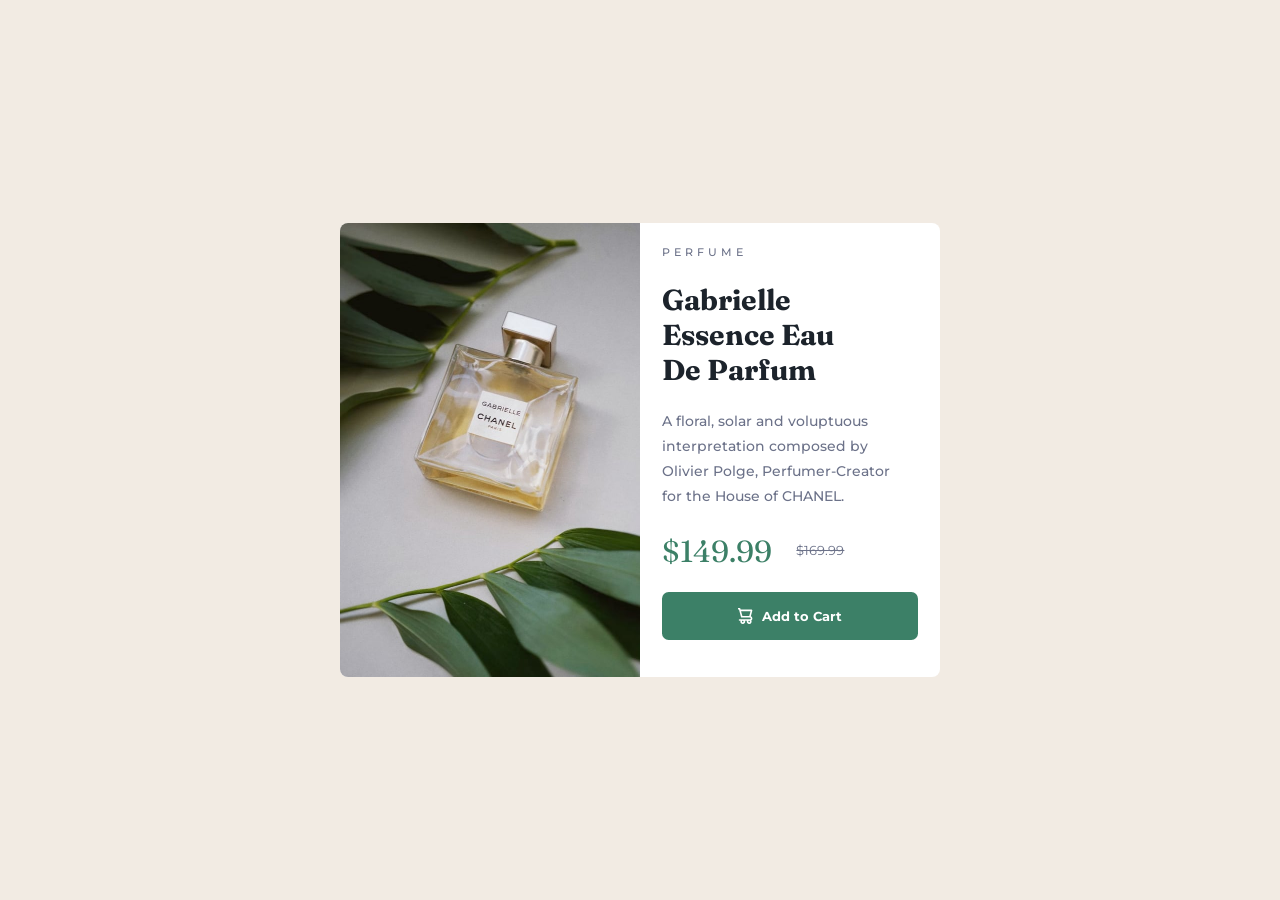
<file: index.html>
<!DOCTYPE html>
<html lang="en">
<head>
  <meta charset="UTF-8">
  <meta name="viewport" content="width=device-width, initial-scale=1.0"> <!-- displays site properly based on user's device -->

  <link rel="icon" type="image/png" sizes="32x32" href="./images/favicon-32x32.png">
  <link rel="stylesheet" type="text/css" href="style.css">

  <title>Frontend Mentor | Product preview card component</title>

  <!-- Feel free to remove these styles or customise in your own stylesheet 👍 -->
  <!-- <style>
    .attribution { font-size: 11px; text-align: center; }
    .attribution a { color: hsl(228, 45%, 44%); }
  </style> -->
</head>
<body>
  <main>
    <div>
      <img class="perfume-img" src="images/image-product-desktop.jpg" alt="Gabrielle Essence Eau De Parfum bottle">
      <img class="perfume-img-mobile" src="images/image-product-mobile.jpg" alt="Product image">
    </div>
    <div>
      <section>
      <h5>Perfume</h5>

      <h1>Gabrielle Essence Eau De Parfum</h1>
      <p class="description">A floral, solar and voluptuous interpretation composed by Olivier Polge, 
      Perfumer-Creator for the House of CHANEL.</p>

      <p class="prices"> 
        <span class="discount">$149.99</span>
        <span class="price">$169.99</span>
      </p>

      <button><img src="images/icon-cart.svg" alt="Add to cart icon">Add to Cart</button>
    </section>
    </div>
    
  </main>

  <!-- <div class="attribution">
    Challenge by <a href="https://www.frontendmentor.io?ref=challenge" target="_blank">Frontend Mentor</a>. 
    Coded by <a href="#">Your Name Here</a>.
  </div> -->
</body>
</html>
</file>
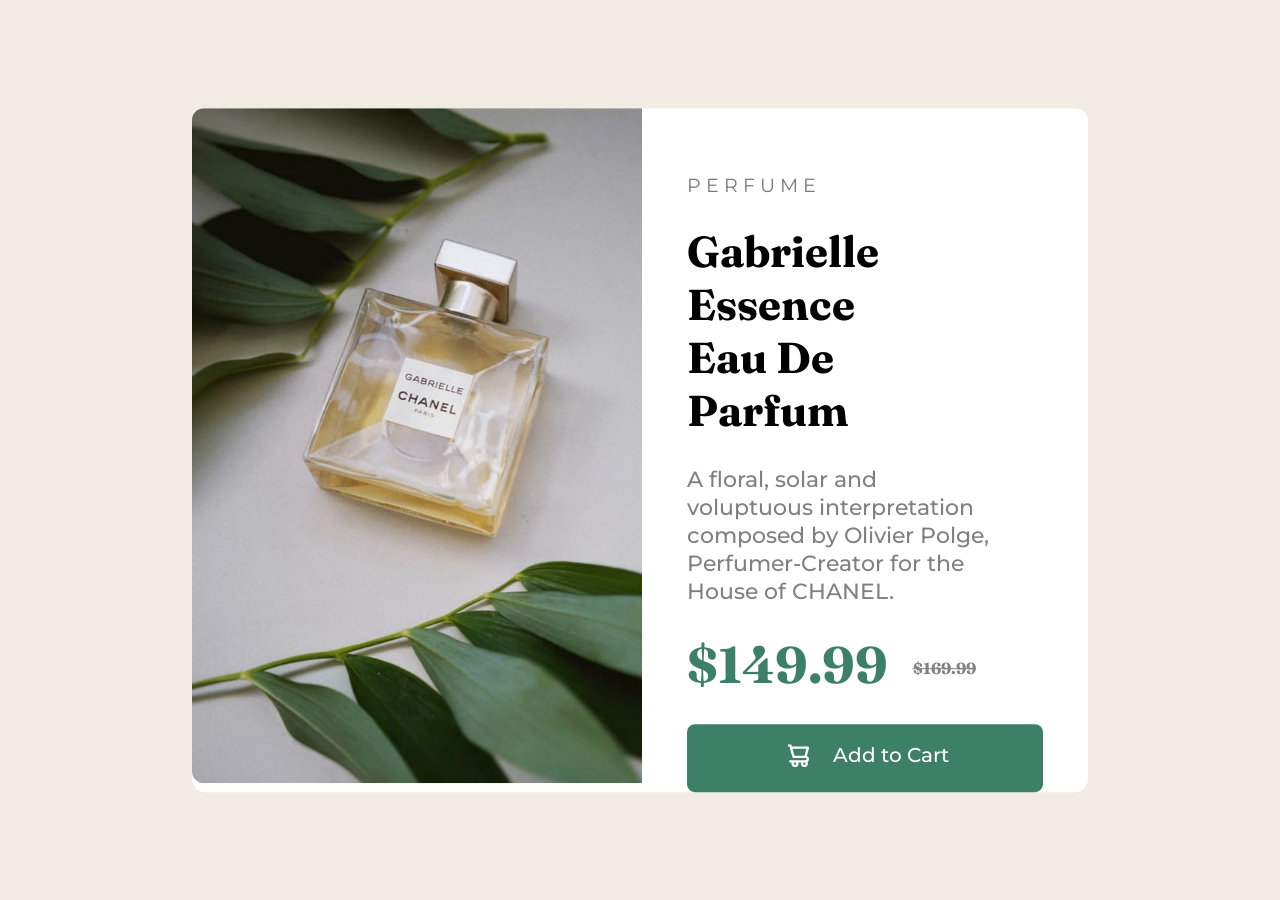
<file: old/index.html>
<!DOCTYPE html>
<html lang="en">
<head>
  <meta charset="UTF-8">
  <meta name="viewport" content="width=device-width, initial-scale=1.0"> <!-- displays site properly based on user's device -->

  <link rel="icon" type="image/png" sizes="32x32" href="./images/favicon-32x32.png">
  <link rel="stylesheet" type="text/css" href="style.css">
  
  <title>Frontend Mentor | Product preview card component</title>

</head>
<body>
<main class="ext-cont">
  <div class="container">
    <div class="item"><img src="images/image-product-desktop.jpg" alt="perfume"></div>
    <div class="cont-child">
      <div class="item1">PERFUME</div>
      <div class="item2"><p>Gabrielle Essence Eau De Parfum</p></div>
      <div class="item3">
        <p>A floral, solar and voluptuous interpretation composed by Olivier Polge, 
            Perfumer-Creator for the House of CHANEL.</p>
      </div>
      <div class="item4"><span class="big-num">$149.99</span><span class="small-num"><s>$169.99</s></span></div>
      <div class="last-item"><button class="item5"><img class="cart" src="images/icon-cart.svg" alt="cart-icon"><span class="cart btn-txt">Add to Cart</span></button></div>
    </div>
  </div>
<!-- <footer>
  <div class="attribution">
    Challenge by <a href="https://www.frontendmentor.io?ref=challenge" target="_blank">Frontend Mentor</a>. 
    Coded by <a href="https://twitter.com/atif_devs">Atif Iqbal</a>.
  </div>
</footer> -->
</main>

  
</body>
</html>
</file>
<file: style.css>
@import url('https://fonts.googleapis.com/css2?family=Fraunces:opsz,wght@9..144,700&family=Montserrat:ital,wght@0,100..900;1,100..900&display=swap');

*{
	padding: 0;
	margin: 0;
	box-sizing: border-box;
}

:root{
	--borderRadius: .5em;
	--montserratFont: "Montserrat", sans-serif;
	--textColor: hsl(228, 12%, 48%);
}

body{
	min-height: 100vh;
	display: grid;
	place-content: center;
	background-color: hsl(30, 38%, 92%);
}

main{
	display: flex;
	background-color: hsl(0, 0%, 100%);
	max-width: 600px;
	border-radius: var(--borderRadius);
}

.perfume-img{
	width:100%;
	height: 100%;
	border-top-left-radius: var(--borderRadius);
    border-bottom-left-radius: var(--borderRadius);
}

h5{
	font-family: var(--montserratFont);
	text-transform: uppercase;
	color: var(--textColor);
	font-weight: 500;
	font-size: .7rem;
    letter-spacing: 4px;
}

h1{
	max-width: 200px;
	font-family: "Fraunces", serif;
	font-size: 1.8rem;
	color: hsl(212, 21%, 14%);
}

.description{
	font-family: var(--montserratFont);
    line-height: 25px;
    color: var(--textColor);
    font-weight: 500;
    font-size: .9rem;
    max-width: 250px;
}

.prices{
    display: flex;
    align-items: center;
    gap: 1.5em;
}

.discount{
	font-family: "Fraunces", serif;
	font-size: 1.9rem;
    color: hsl(158, 36%, 37%);
}

.price{
	font-family: var(--montserratFont);
	font-size: .8rem;
    text-decoration: line-through;
    color: var(--textColor);
}

section{
	width: 100%;
    padding:1.4em;
    display: flex;
    flex-direction: column;
    gap: 1.4em;
}

button{
	padding: 1.2em;
    border-radius: .5em;
    border: none;
    background-color: hsl(158, 36%, 37%);
    color: hsl(0, 0%, 100%);
    font-family: var(--montserratFont);
    display: flex;
    align-items: center;
    justify-content: center;
    gap: .7em;
    font-weight: 700;
}

button:hover{
	background-color: hsl(158, 42%, 18%);
	cursor: pointer;
}

button:focus{
	background-color: hsl(158, 42%, 18%);
	outline: none;
}

main div{
	width: 50%;
}

.perfume-img-mobile{
	display: none;
}

@media only screen and (max-width: 550px){

	.perfume-img-mobile{
		border-top-left-radius: var(--borderRadius);
		border-top-right-radius: var(--borderRadius);
		display: block;
		width: 100%;
	}

	.perfume-img{
		display: none;
	}

	main{
		flex-direction: column;
		max-width: 375px;
	}

	main div{
		width: unset;
	}

	h1{
		max-width: 300px;
	}

	.description{
		max-width: 300px;
	}
}
</file>
<file: old/style.css>
@import url('https://fonts.googleapis.com/css2?family=Fraunces:opsz,wght@9..144,700&family=Montserrat:wght@500;700&display=swap');
body{

	background: hsl(30, 38%, 92%);
	margin: 0;

}

*{
	box-sizing: border-box;
}

.ext-cont{
	width: 70%;
	margin: 0 auto;
/*	height: 100vh;*/

	/*display: flex;
	justify-content: center;
	align-items: center;*/
	position: absolute;
    top: 50%;
    left: 50%;
    transform: translate(-50%,-50%);
}

.container{

	background: white;
	width:70%;
	margin: 0 auto;
	display: flex;
	justify-content: center;
	border-radius: 13px;
  
}

.item img{

	width:450px;
	height: 675px;
	height: auto;
	vertical-align: top;
	border-top-left-radius: 12px;
	border-bottom-left-radius: 12px;
}

.cont-child{
	display: flex;
	flex-direction: column;
	margin-top: 2.3em;
}

.item1{
	font-family: 'Montserrat', sans-serif;
	letter-spacing: 5px;
	font-size: 1.2rem;
/*	border:2px solid black;*/
	color: #78797E;

}

.item2{
	font-family: 'Fraunces', serif;
	font-weight: 700;
	font-size: 2.7rem;
}

.item2 p{
	width: 66%;
/*	background: red;*/
	margin: 0;
}

.item3{
	font-family: 'Montserrat', sans-serif;
	font-weight: 500;
	font-size: 1.4rem;
	color: grey;
	border:2px sild black;
/*	border:2px solid green;*/

}

.item3 p{
	width: 100%;
	margin: 0;

}
.item4{
	font-family: 'Fraunces', serif;
	font-weight: 700;
	color: hsl(158, 36%, 37%);;
/*	border:2px solid red;*/

}

.big-num{
	font-size: 3.2rem;
}

.small-num{
	position: relative;
	left:7%;
	bottom:9px;
	color: grey;


}
.item5{
	font-family: 'Montserrat', sans-serif;
	font-weight: 500;
	font-size:1.25rem;
	width:100%;
	padding: 20px 0px;
	color: white;
	background: hsl(158, 36%, 37%);
	border: none;
	border-radius: 8px;
}

.last-item{
/*	border: 2px solid grey;*/
}

.item1,.item2,.item3,.item4,.last-item{
	
	width:80%;
	margin: 0 auto;
	margin-top: 28px;
}

.item5 img{
	width:6%;
}

.item5:hover{
	cursor: pointer;
	background: #1A4031;
}

.cart{

	margin-left: 15px;
	margin-right: 8px;
/*	font-size: 1rem;*/
}

.btn-txt{
	position: relative;
	bottom: 5px;
}

.attribution{
	font-size: 1rem;
	text-align: center;
	margin-top: 0.5em;
	/*position: absolute;
    bottom: 20px;
    left: 40%;*/
}

.attribution a{
 	color: hsl(228, 45%, 44%);
}

@media screen and (max-width: 1440px) and (min-width: 374px) {
  .item img{

	width:450px;
	vertical-align: top;
	border-top-left-radius: 12px;
	border-bottom-left-radius: 12px;
}

.container{

	width: 100%;
  
}

.item3 p{
	width: 85%;

}

}

@media screen and (max-width: 720px) and (min-width: 375px){
	.item img{
		width: 503px;
    	height: 450px;
    
    	margin-bottom: 50px;
    	border-top-left-radius: 12px;
    	border-top-right-radius: 12px;
    	border-bottom-left-radius: 0px;
}

	.container {
    	width: 100%;
    	background: white;
    	height: 75vh;
    	display: flex;
    	justify-content: center;
    	flex-direction: column;
    
    	border-radius: 13px;
	}

	.cont-child {
    	display: flex;
    	flex-direction: column;
    	position: relative;
    	margin-top: 0em;
    	bottom: 40px;
	}

	.item1, .item2, .item3, .item4, .last-item {
   		width: 88%;
    	margin: 0 auto;
    	margin-top: 18px;
}

.item2 p {
    width: 85%;
    /* background: red; */
    margin: 0;
}
.item3 p {
    width: 90%;
}

	.cart {
    margin-left: 8px;
    margin-right: 10px;
}

}

@media screen and (max-width: 375px) {
	/*.ext-cont{
	width: 100%;
	margin: 0 auto;

	display: flex;
	justify-content: center;
	align-items: center;
}*/

.ext-cont {
     width: 90%; 
    margin: 0 auto;
    /* height: 100vh; */
    position: absolute;
    top: 50%;
    left: 50%;
    transform: translate(-50%,-50%);
}

.container{

	background: white;
/*	border: 1px solid red;*/
/*	width:90%;*/

/*	max-width: 700px;*/
	height: 84vh;

	display: flex;
	flex-direction: column;
	justify-content: center;
	border-radius:12px;

  
}

.item img{

	width:336px;
	height:330px;
	vertical-align: top;
	border-top-left-radius: 12px;
	border-top-right-radius: 12px;
}

.item1{
	letter-spacing: 5px;
	font-size: 1rem;
/*	border:2px solid black;*/
	color: #78797E;

/*	width:100%;*/
}

.item2{
	font-size: 2rem;
}

.item2 p{
	width: 95%;
/*	background: red;*/
	margin: 0;
}

.item3{
	font-size: 1rem;
	color: grey;
	border:2px sild black;
/*	border:2px solid green;*/

}
.item3 p{
	width: 100%;
	margin: 0;

}

.big-num{
	font-size: 2.2rem;
}
.small-num{
	position: relative;
	left:7%;
	bottom:6px;
	color: grey;

}

.item5{
	font-size:1rem;
	width:100%;
	padding: 15px 0px;
	color: white;
	background: hsl(158, 36%, 37%);
	border: none;
	border-radius: 8px;
	position: relative;
	bottom: 8px;
}

.cart{
	margin-left: 18px;
	margin-right: -5px;
/*	font-size: 1rem;*/
}

.btn-txt{
	position: relative;
	bottom: 3px;
}

.cont-child{
	margin-top: 0em;
/*	gap: 3px;*/
}

.attribution{
	font-size: 0.8rem;
	text-align: center;
	margin-top: 0.5em;
	 
	/*position: absolute;
    bottom: 20px;
    left: 40%;*/
}


}
</file>
